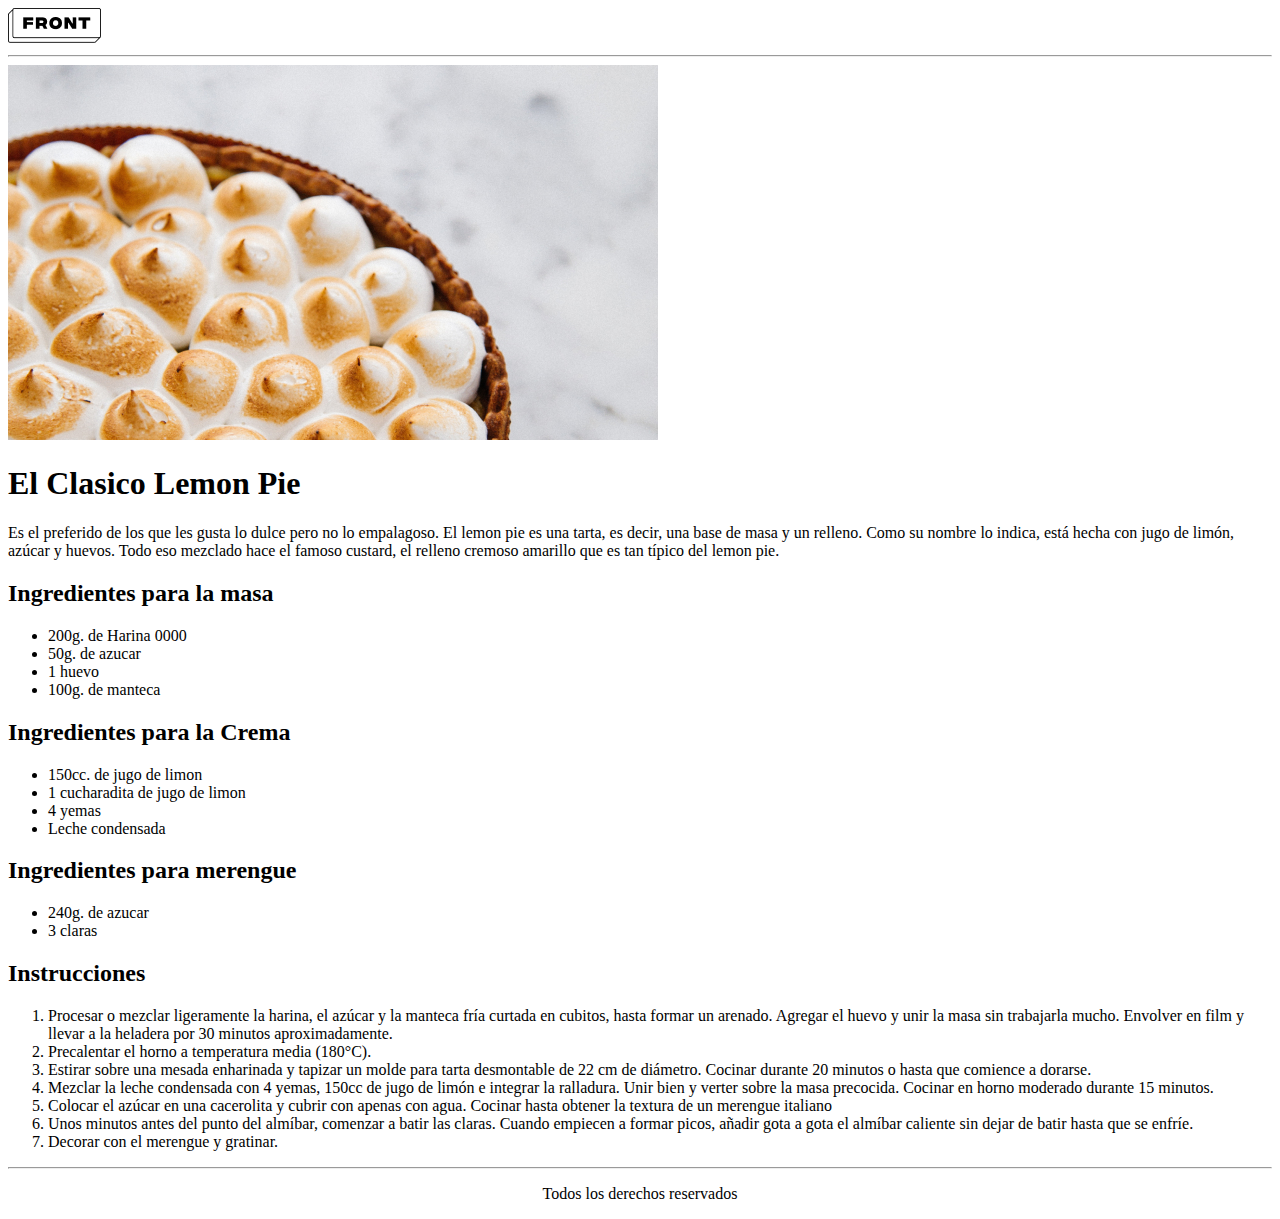
<file: Clase 4/index.html>
<!DOCTYPE html>
<html lang="en">
  <head>
     <meta charset="UTF-8">
     <meta http-equiv="X-UA-Compatible" content="IE=edge">
     <meta name="viewport" content="width=device-width, initial-scale=1.0">
     <title>Clase 4</title>
  </head>
  <body>
    <header>
        <nav>
          <img src = "img/Group.png" alt = "Imagen del logo">
          <hr>
        </nav>
        <img src = "img/lemon.jpg" alt = "Imagen del Lemon pie">
      </header> 
    <main>
      <section>
        <h1>El Clasico Lemon Pie</h1>
        <p>Es el preferido de los que les gusta lo dulce pero no lo empalagoso. El lemon pie es una tarta, es decir, una base de masa y un relleno. Como su nombre lo indica, está hecha con jugo de limón, azúcar y huevos. Todo eso mezclado hace el famoso custard, el relleno cremoso amarillo que es tan típico del lemon pie.</p>
      </section>
      <section>
          <h2>Ingredientes para la masa</h2>
          <ul>
            <li>200g. de Harina 0000</li>
            <li>50g. de azucar</li>
            <li>1 huevo</li>
            <li>100g. de manteca</li>
          </ul>
      </section>
      <section>
          <h2>Ingredientes para la Crema</h2>
          <ul>
            <li>150cc. de jugo de limon</li>
            <li>1 cucharadita de jugo de limon</li>
            <li>4 yemas</li>
            <li>Leche condensada</li>
          </ul>
      </section>
      <section>
          <h2>Ingredientes para merengue</h2>
          <ul>
            <li>240g. de azucar</li>
            <li>3 claras</li>
          </ul>
      </section>
      <section>
          <h2>Instrucciones</h2>
          <ol>
            <li>Procesar o mezclar ligeramente la harina, el azúcar y la manteca fría curtada en cubitos, hasta formar un arenado. Agregar el huevo y unir la masa sin trabajarla mucho. Envolver en film y llevar a la heladera por 30 minutos aproximadamente.</li>
            <li>Precalentar el horno a temperatura media (180°C).</li>
            <li>Estirar sobre una mesada enharinada y tapizar un molde para tarta desmontable de 22 cm de diámetro. Cocinar durante 20 minutos o hasta que comience a dorarse.</li>
            <li>Mezclar la leche condensada con 4 yemas, 150cc de jugo de limón e integrar la ralladura. Unir bien y verter sobre la masa precocida. Cocinar en horno moderado durante 15 minutos.</li>
            <li>Colocar el azúcar en una cacerolita y cubrir con apenas con agua. Cocinar hasta obtener la textura de un merengue italiano</li>
            <li>Unos minutos antes del punto del almíbar, comenzar a batir las claras. Cuando empiecen a formar picos, añadir gota a gota el almíbar caliente sin dejar de batir hasta que se enfríe.</li>
            <li>Decorar con el merengue y gratinar.</li>
          </ol>
      </section>
    </main>
    <footer>
    <hr>
    <p align ="center">Todos los derechos reservados</p>
    </footer>
  </body>
</html>
</file>
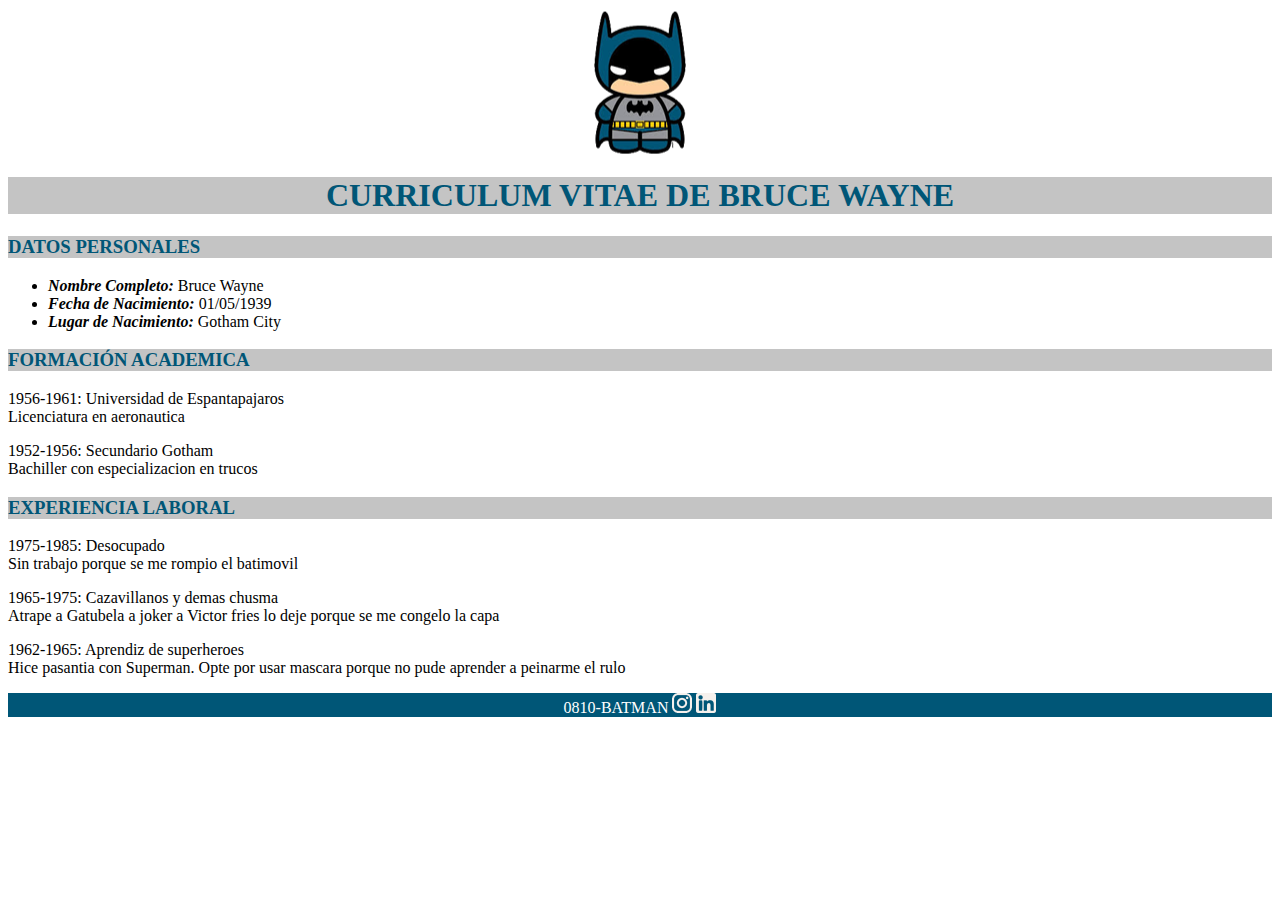
<file: Clase 7/index.html>
<!DOCTYPE html>
<html lang="en">
<head>
    <meta charset="UTF-8">
    <meta http-equiv="X-UA-Compatible" content="IE=edge">
    <meta name="viewport" content="width=device-width, initial-scale=1.0">
    <title>Document</title>
    <link href = "css/style.css" rel = "stylesheet">
</head>
<body>
    <header>
        <img id="Logo" src = "imagenes/logoBatman.png" alt = "Logo Principal">
    </header>
    <main>
        <h1>CURRICULUM VITAE DE BRUCE WAYNE</h1>
        <section>
            <h3>DATOS PERSONALES</h3>
            <ul>
                <li><span>Nombre Completo: </span>Bruce Wayne</li>
                <li><span>Fecha de Nacimiento: </span>01/05/1939</li>
                <li><span>Lugar de Nacimiento: </span>Gotham City</li>
            </ul>
        </section>
        <section>
            <h3>FORMACIÓN ACADEMICA</h3>
            <p>1956-1961: Universidad de Espantapajaros <br> Licenciatura en aeronautica</p>
            <p>1952-1956: Secundario Gotham <br> Bachiller con especializacion en trucos</p>
        </section>
        <section>
            <h3>EXPERIENCIA LABORAL</h3>
            <p>1975-1985: Desocupado <br> Sin trabajo porque se me rompio el batimovil</p>
            <p>1965-1975: Cazavillanos y demas chusma <br> Atrape a Gatubela a joker a Victor fries lo deje porque se me congelo la capa</p>
            <p>1962-1965: Aprendiz de superheroes <br> Hice pasantia con Superman. Opte por usar mascara porque no pude aprender a peinarme el rulo</p>
        </section>
    </main>
    <footer>
        <p id = "Footer">0810-BATMAN <span> <img src = "imagenes/icoInstagram.png" alt = "Icono de Instagram"></span> <span><img src = "imagenes/icoLinkedin.png" alt = "Icono de LinkedIn"></span></p>
    </footer>
    
</body>
</html>
</file>
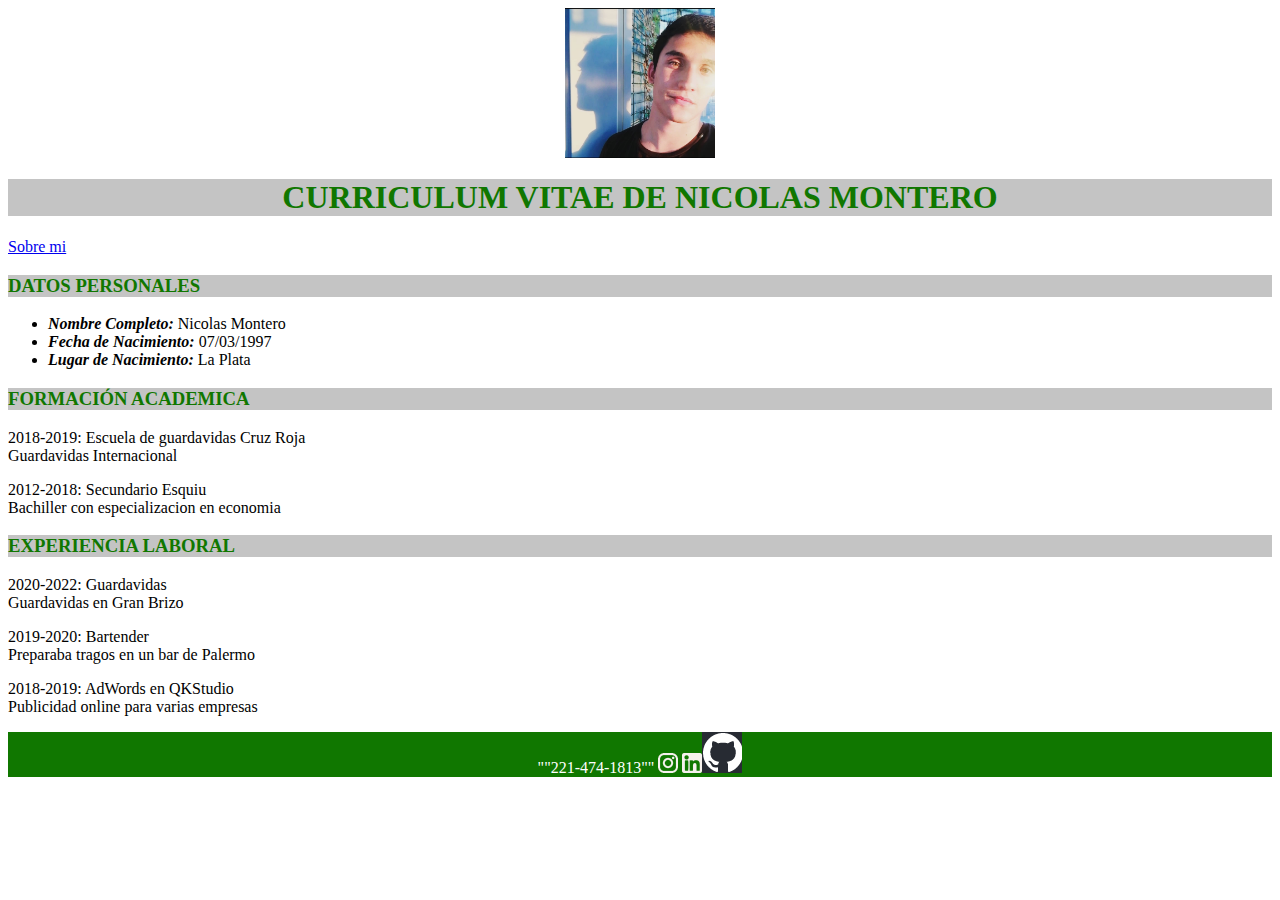
<file: Clase 8/index.html>
<!DOCTYPE html>
<html lang="en">
<head>
    <meta charset="UTF-8">
    <meta http-equiv="X-UA-Compatible" content="IE=edge">
    <meta name="viewport" content="width=device-width, initial-scale=1.0">
    <title>Document</title>
    <link href = "css/style.css" rel = "stylesheet">
</head>
<body>
    <header>
        <img id="Logo" src = "img/fotoPersonal.jpg" alt = "Logo Principal">
    </header>
    <main>
        <h1>CURRICULUM VITAE DE NICOLAS MONTERO</h1>
        <section>
            <a href = "sobreMi.html">Sobre mi</a>
            <h3>DATOS PERSONALES</h3>
            <ul>
                <li><span>Nombre Completo: </span>Nicolas Montero</li>
                <li><span>Fecha de Nacimiento: </span>07/03/1997</li>
                <li><span>Lugar de Nacimiento: </span>La Plata</li>
            </ul>
        </section>
        <section>
            <h3>FORMACIÓN ACADEMICA</h3>
            <p>2018-2019: Escuela de guardavidas Cruz Roja <br> Guardavidas Internacional</p>
            <p>2012-2018: Secundario Esquiu <br> Bachiller con especializacion en economia</p>
        </section>
        <section>
            <h3>EXPERIENCIA LABORAL</h3>
            <p>2020-2022: Guardavidas <br> Guardavidas en Gran Brizo</p>
            <p>2019-2020: Bartender <br> Preparaba tragos en un bar de Palermo</p>
            <p>2018-2019: AdWords en QKStudio <br> Publicidad online para varias empresas</p>
        </section>
    </main>
    <footer>
        <p id = "Footer">""221-474-1813"" <span> <img src = "img/icoInstagram.png" alt = "Icono de Instagram"></span> <span><img src = "img/icoLinkedin.png" alt = "Icono de LinkedIn"></span><span><a href = "https://github.com/nicomonterosabelli"><img src = "img/github.png" alt = "Logo de github"></a></span></p>
    </footer>
    
</body>
</html>
</file>
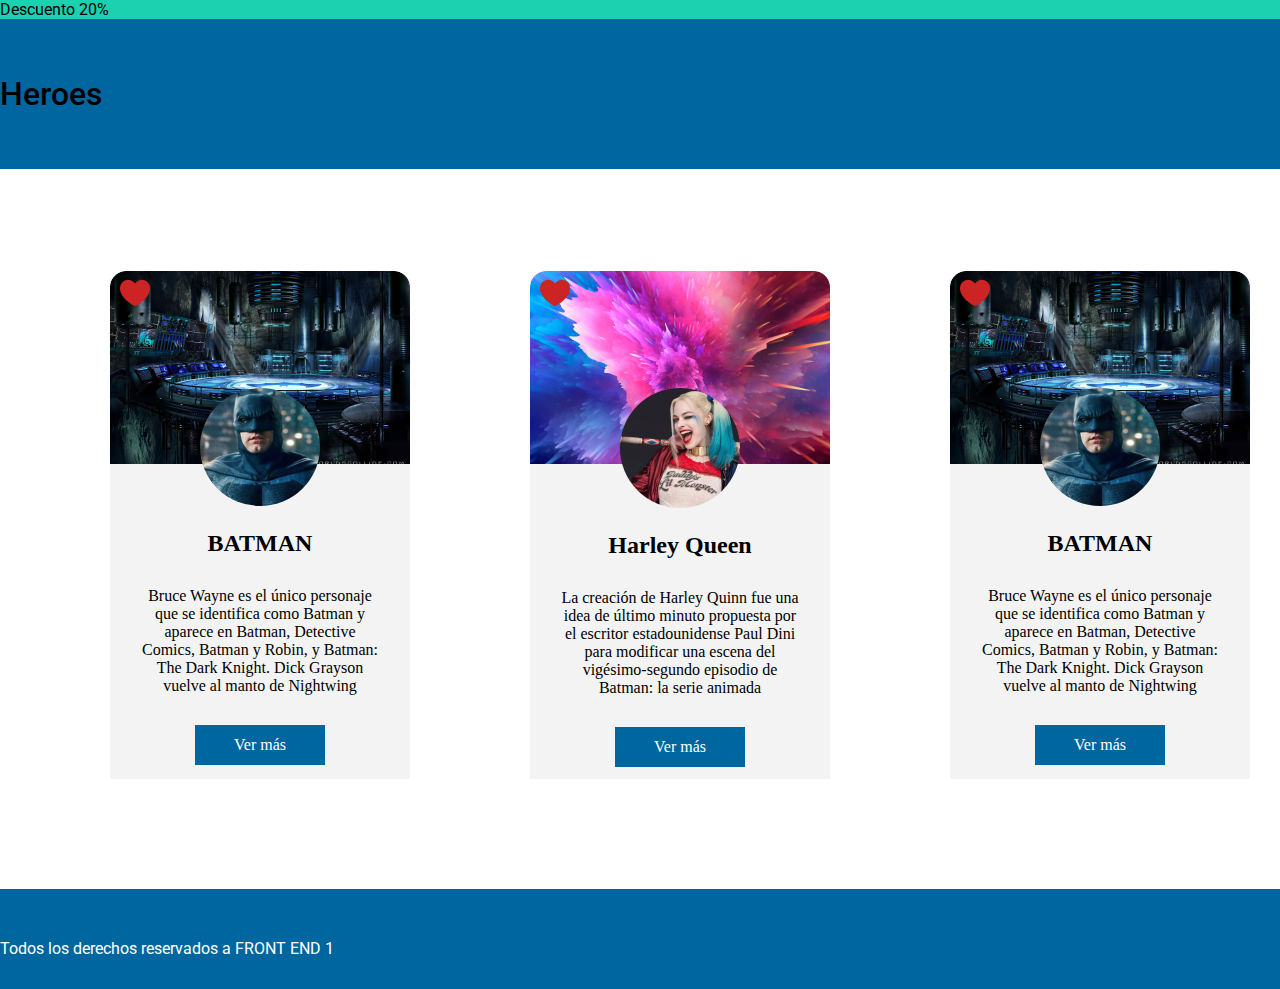
<file: Clase10/index.html>
<!DOCTYPE html>
<html lang="en">
<head>
    <meta charset="UTF-8">
    <meta http-equiv="X-UA-Compatible" content="IE=edge">
    <meta name="viewport" content="width=device-width, initial-scale=1.0">
    <link href = "css/style.css" rel = "stylesheet">
    <link rel="preconnect" href="https://fonts.googleapis.com">
    <link rel="preconnect" href="https://fonts.gstatic.com" crossorigin>
    <link href="https://fonts.googleapis.com/css2?family=Roboto:wght@100;300;500&display=swap" rel="stylesheet">
    <title>Document</title>
</head>
<body>
    <header>
        <p id = "pDelHeader">Descuento 20%</p>
        <h1>Heroes</h1>
    </header>
    <main>
        <section>
            <img class="corazon" src = "img/Vector.png" alt = "Corazoncito">
            <img class="fondo" src = "img/fondoBatman.png" alt = "FondoBatman">
            <img class="perfil" src = "img/fotoBatman.png" alt = "FotoBatman">
            <h2>BATMAN</h2>
            <p>Bruce Wayne es el único personaje que se identifica como Batman y aparece en Batman, Detective Comics, Batman y Robin, y Batman: The Dark Knight. Dick Grayson vuelve al manto de Nightwing</p>
            <p class="vermas">Ver más</p>
        </section>
        <section>
            <img class="corazon" src = "img/Vector.png" alt = "Corazoncito">
            <img class="fondo" src = "img/fondoHarley.png" alt = "FondoHarley">
            <img class="perfil" src = "img/fotoHarley.png" alt = "FotoHarley">
            <h2>Harley Queen</h2>
            <p>La creación de Harley Quinn fue una idea de último minuto propuesta por el escritor estadounidense Paul Dini para modificar una escena del vigésimo-segundo episodio de Batman: la serie animada</p>
            <p class="vermas">Ver más</p>
        </section>
        <section>
            <img class="corazon" src = "img/Vector.png" alt = "Corazoncito">
            <img class="fondo" src = "img/fondoBatman.png" alt = "FondoBatman">
            <img class="perfil" src = "img/fotoBatman.png" alt = "FotoBatman">
            <h2>BATMAN</h2>
            <p>Bruce Wayne es el único personaje que se identifica como Batman y aparece en Batman, Detective Comics, Batman y Robin, y Batman: The Dark Knight. Dick Grayson vuelve al manto de Nightwing</p>
            <p class="vermas">Ver más</p>
        </section>
    </main>
    <footer>
        <p class="pie">Todos los derechos reservados a FRONT END 1</p>
    </footer>
</body>
</html>
</file>
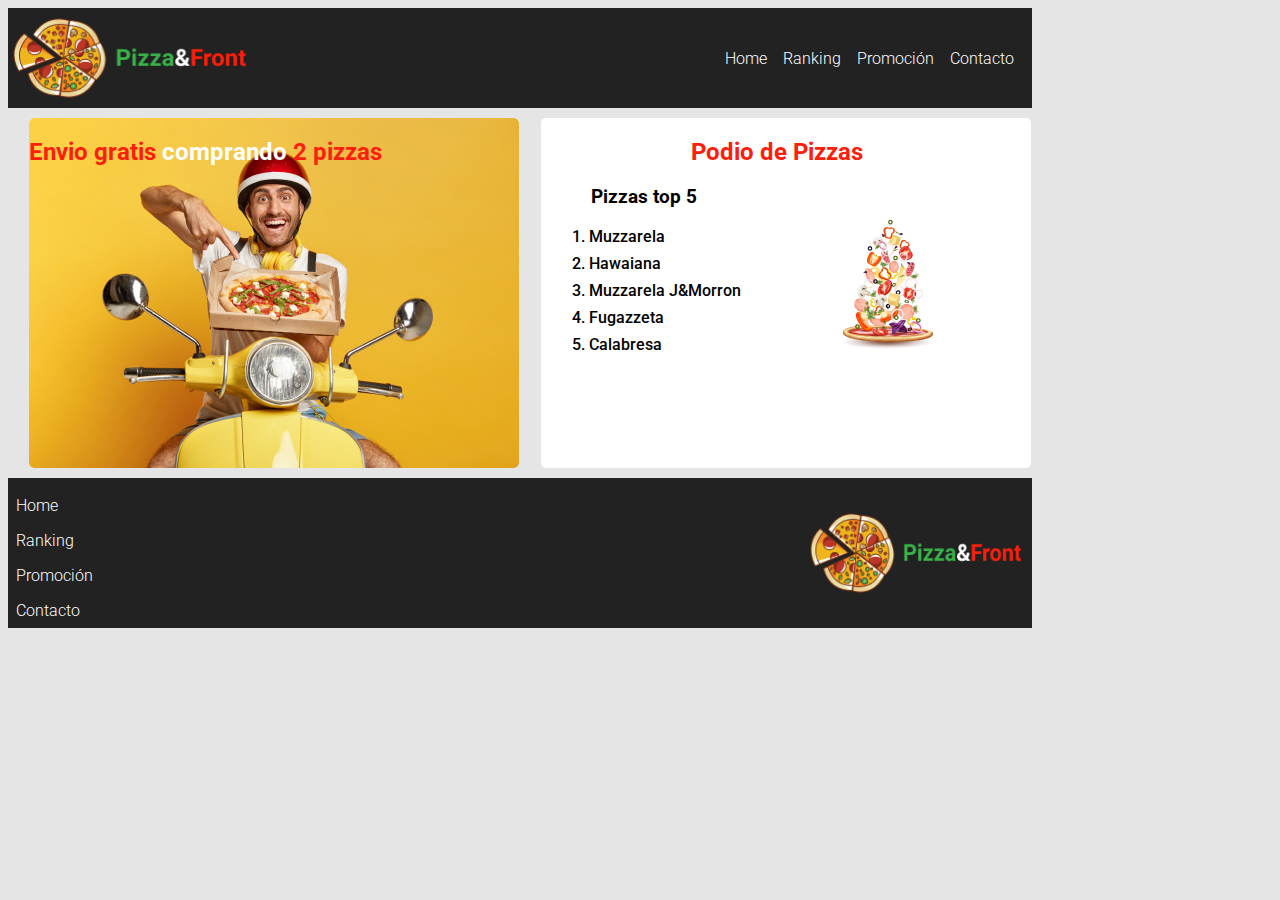
<file: clase11/index.html>
<!DOCTYPE html>
<html lang="en">
<head>
    <meta charset="UTF-8">
    <meta http-equiv="X-UA-Compatible" content="IE=edge">
    <meta name="viewport" content="width=device-width, initial-scale=1.0">
    <title>Document</title>
    <link href = "css/style.css" rel = "stylesheet">
    <link rel="preconnect" href="https://fonts.googleapis.com">
    <link rel="preconnect" href="https://fonts.gstatic.com" crossorigin>
    <link href="https://fonts.googleapis.com/css2?family=Roboto:wght@100;300;500&display=swap" rel="stylesheet">
</head>
<body>
    <header>
        <img id="primerLogo" src = "img/Logo.png" alt="logo">
        <nav id="superiorNav">
          <ul> 
            <li>Home</li>
            <li>Ranking</li>
            <li>Promoción</li>
            <li>Contacto</li>
          </ul> 
        </nav>
    </header>
    <main>
        <section id="primer">
            <h2>Envio gratis <span>comprando </span>2 pizzas</h2>
        </section>
        <section>
            <h2 id="segundoh2">Podio de Pizzas</h2>
            <h3>Pizzas top 5</h3>
            <ol>
                <li>Muzzarela</li>
                <li>Hawaiana</li>
                <li>Muzzarela J&Morron</li>
                <li>Fugazzeta</li>
                <li>Calabresa</li>
            </ol>
            <img id="pizzacayendo" src = "img/PizzaFalling.jpg" alt = "pizza cayendo">
        </section>
    </main>
    <footer>
        <nav>
            <ul id="inferiorNav"> 
                <li>Home</li>
                <li>Ranking</li>
                <li>Promoción</li>
                <li>Contacto</li>
              </ul> 
        </nav>
        <img id="ultimoLogo" src = "img/Logo.png" alt="logo">
    </footer>
</body>
</html>
</file>
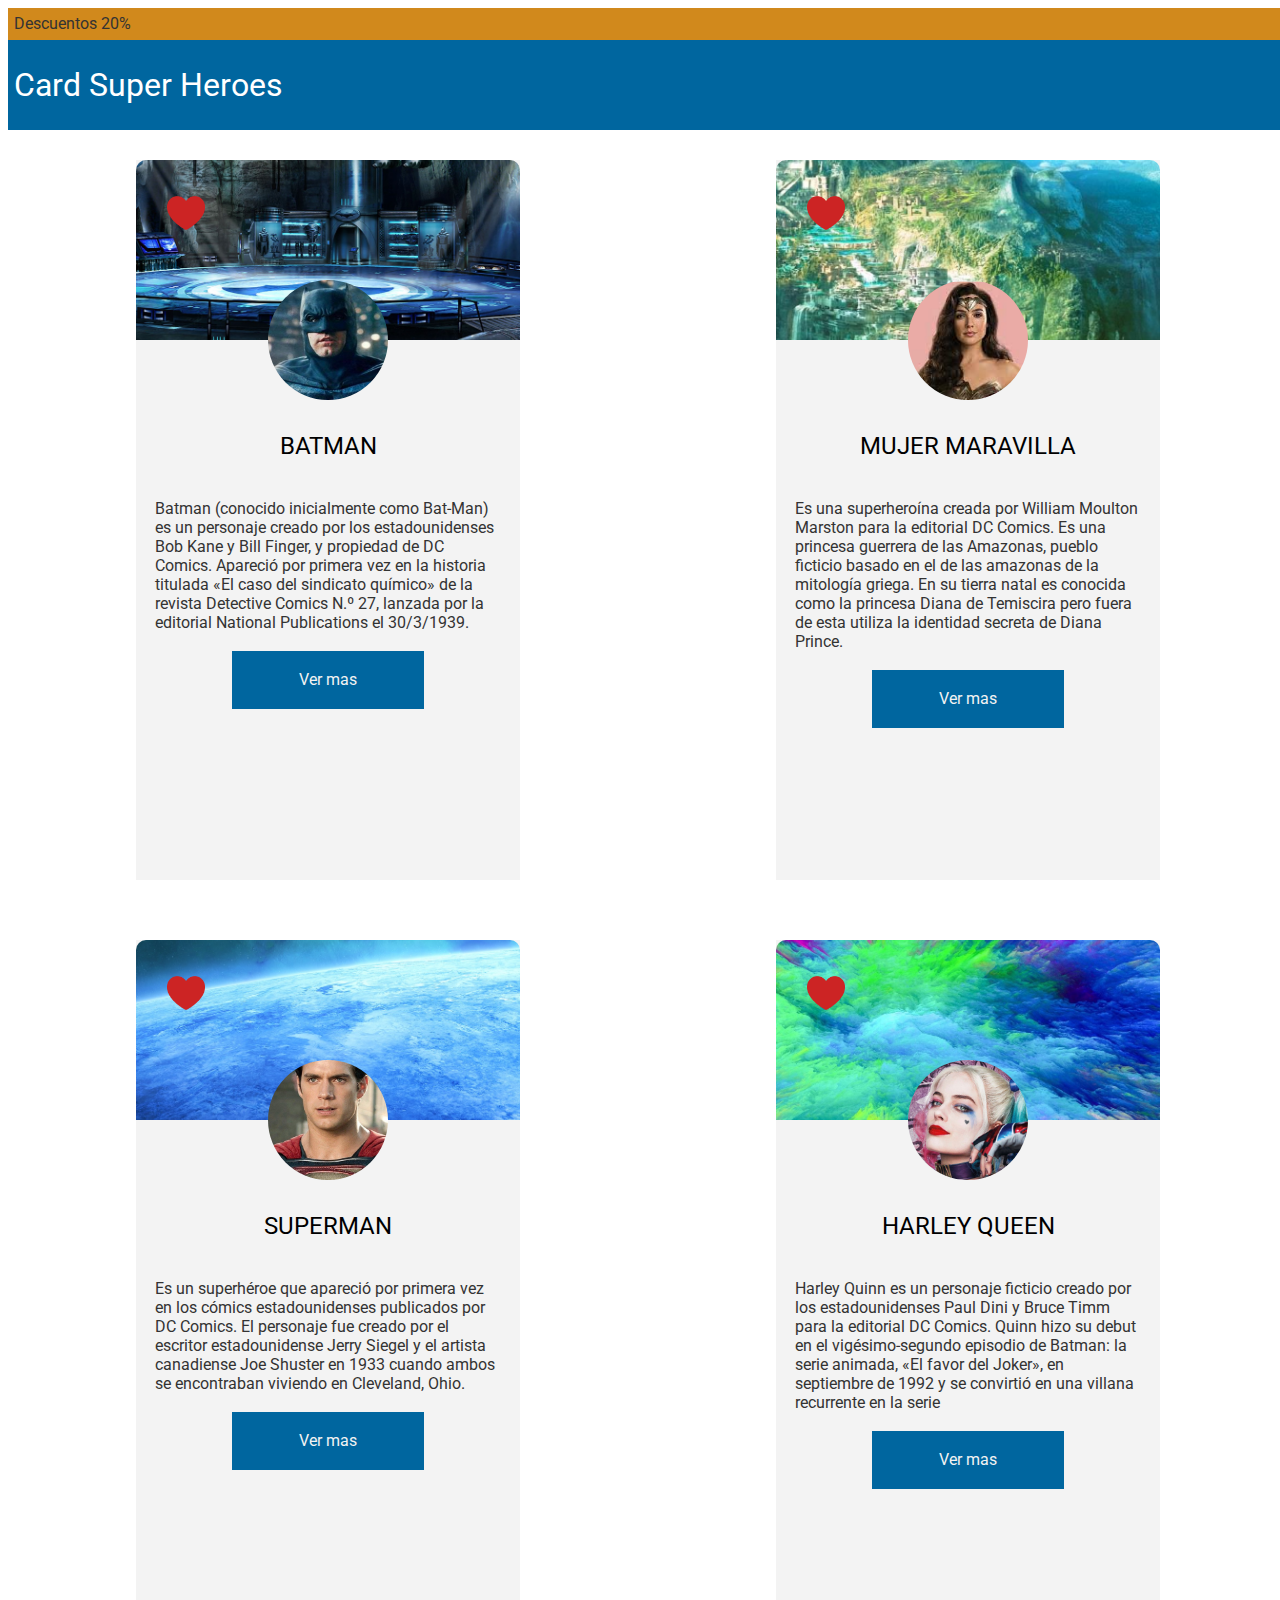
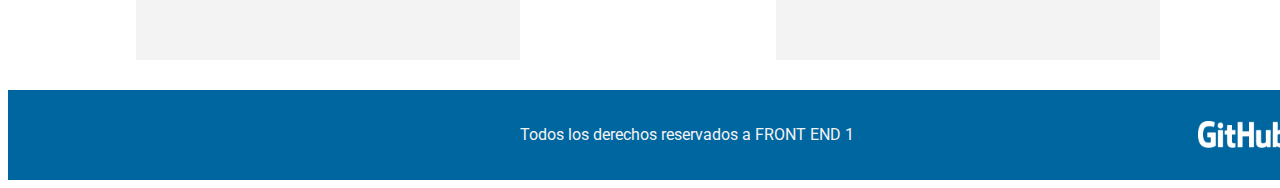
<file: clase14/index.html>
<!DOCTYPE html>
<html lang="en">
<head>
    <meta charset="UTF-8">
    <meta http-equiv="X-UA-Compatible" content="IE=edge">
    <meta name="viewport" content="width=device-width, initial-scale=1.0">
    <link href="css/style.css" rel = "stylesheet">
    <link rel="preconnect" href="https://fonts.googleapis.com">
    <link rel="preconnect" href="https://fonts.gstatic.com" crossorigin>
    <link href="https://fonts.googleapis.com/css2?family=Roboto&display=swap" rel="stylesheet">
    <title>Document</title>
</head>
<body>
    <header>
        <p>Descuentos 20%</p>
        <h1>Card Super Heroes</h1>
    </header>
    <main>
        <article>
        <section>
            <img class="corazon" src = "img/Vector.png" alt="corazon">
            <img class="fondo" src = "img/fondoBatman.png" alt = "fondo batman">
            <img class="foto" src = "img/imagenBatman.png" alt = "foto batman">
            <h2>BATMAN</h2>
            <p>Batman (conocido inicialmente como Bat-Man) es un personaje creado por los estadounidenses Bob Kane y Bill Finger, y propiedad de DC Comics. Apareció por primera vez en la historia titulada «El caso del sindicato químico» de la revista Detective Comics N.º 27, lanzada por la editorial National Publications el 30/3/1939.</p>
            <a>Ver mas</a>
        </section>
        <section>
            <img class="corazon" src = "img/Vector.png" alt="corazon">
            <img class="fondo" src = "img/fondoMujer.png" alt = "fondo mujer">
            <img class="foto" src = "img/imagenMujer.png" alt = "foto mujer">
            <h2>MUJER MARAVILLA</h2>
            <p>Es una superheroína creada por William Moulton Marston para la editorial DC Comics. Es una princesa guerrera de las Amazonas, pueblo ficticio basado en el de las amazonas de la mitología griega. En su tierra natal es conocida como la princesa Diana de Temiscira pero fuera de esta utiliza la identidad secreta de Diana Prince. </p>
            <a>Ver mas</a>
        </section>
        </article>
        <article>
        <section>
            <img class="corazon" src = "img/Vector.png" alt="corazon">
            <img class="fondo" src = "img/fondoSuper.png" alt = "fondo super">
            <img class="foto" src = "img/imagenSuper.png" alt = "foto super">
            <h2>SUPERMAN</h2>
            <p>Es un superhéroe que apareció por primera vez en los cómics estadounidenses publicados por DC Comics. ​El personaje fue creado por el escritor estadounidense Jerry Siegel y el artista canadiense Joe Shuster en 1933 cuando ambos se encontraban viviendo en Cleveland, Ohio.</p>
            <a>Ver mas</a>
        </section>
        <section>
            <img class="corazon" src = "img/Vector.png" alt="corazon">
            <img class="fondo" src = "img/fondoHarley.png" alt = "fondo harley">
            <img class="foto" src = "img/imagenHarley.png" alt = "foto harley">
            <h2>HARLEY QUEEN</h2>
            <p>Harley Quinn es un personaje ficticio creado por los estadounidenses Paul Dini y Bruce Timm para la editorial DC Comics. Quinn hizo su debut en el vigésimo-segundo episodio de Batman: la serie animada, «El favor del Joker», en septiembre de 1992 y se convirtió en una villana recurrente en la serie</p>
            <a>Ver mas</a>
        </section>
        </article>
    </main>
    <footer>
        <p>Todos los derechos reservados a FRONT END 1</p>
        <img src="img/LOGO.png" alt = "logo">
    </footer>
</body>
</html>
</file>
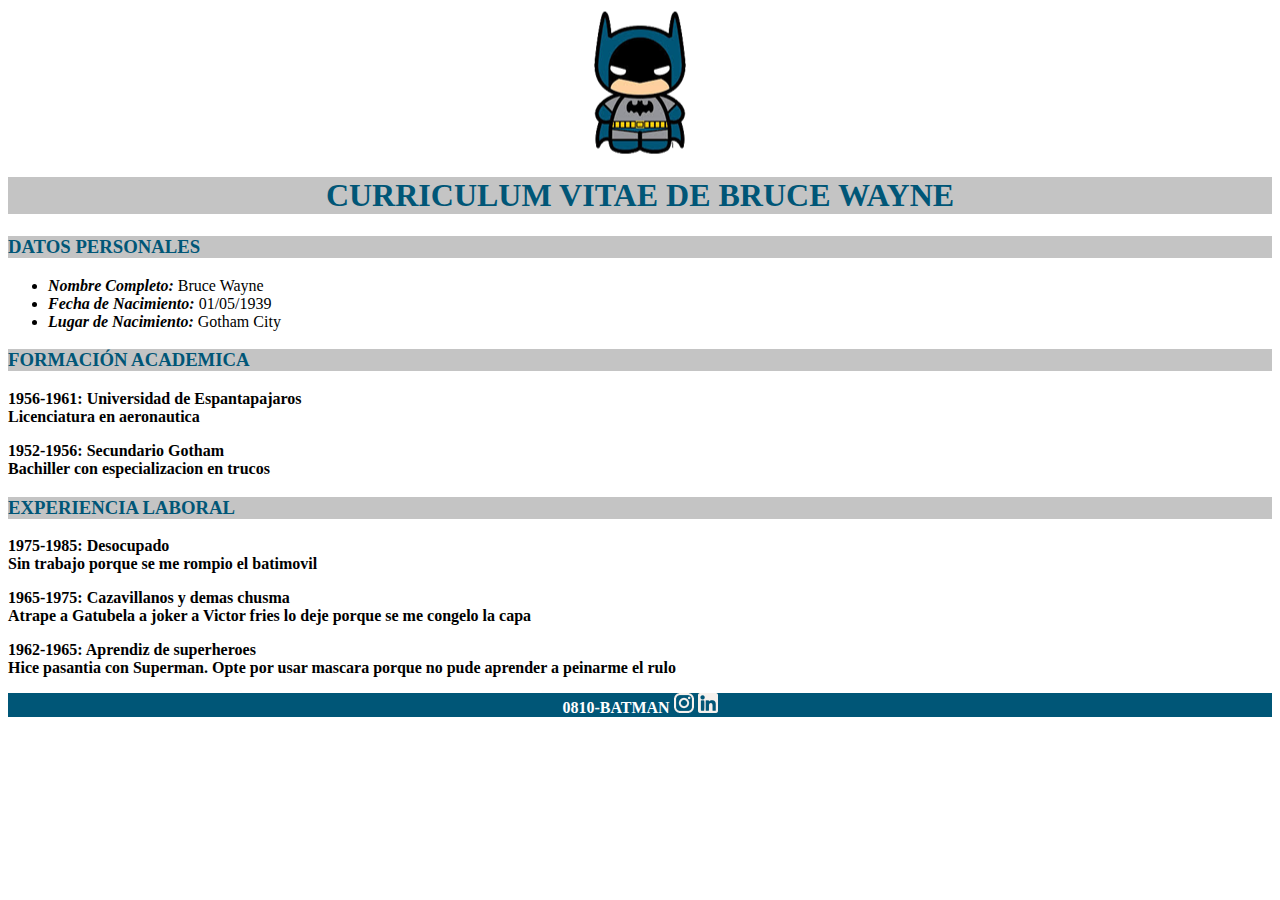
<file: clase7scss/index.html>
<!DOCTYPE html>
<html lang="en">
<head>
    <meta charset="UTF-8">
    <meta http-equiv="X-UA-Compatible" content="IE=edge">
    <meta name="viewport" content="width=device-width, initial-scale=1.0">
    <title>Document</title>
    <link href = "style/style.css" rel = "stylesheet">
</head>
<body>
    <header>
        <img id="Logo" src = "img/logoBatman.png" alt = "Logo Principal">
    </header>
    <main>
        <h1>CURRICULUM VITAE DE BRUCE WAYNE</h1>
        <section>
            <h3>DATOS PERSONALES</h3>
            <ul>
                <li><span>Nombre Completo: </span>Bruce Wayne</li>
                <li><span>Fecha de Nacimiento: </span>01/05/1939</li>
                <li><span>Lugar de Nacimiento: </span>Gotham City</li>
            </ul>
        </section>
        <section>
            <h3>FORMACIÓN ACADEMICA</h3>
            <p>1956-1961: Universidad de Espantapajaros <br> Licenciatura en aeronautica</p>
            <p>1952-1956: Secundario Gotham <br> Bachiller con especializacion en trucos</p>
        </section>
        <section>
            <h3>EXPERIENCIA LABORAL</h3>
            <p>1975-1985: Desocupado <br> Sin trabajo porque se me rompio el batimovil</p>
            <p>1965-1975: Cazavillanos y demas chusma <br> Atrape a Gatubela a joker a Victor fries lo deje porque se me congelo la capa</p>
            <p>1962-1965: Aprendiz de superheroes <br> Hice pasantia con Superman. Opte por usar mascara porque no pude aprender a peinarme el rulo</p>
        </section>
    </main>
    <footer>
        <p id = "Footer">0810-BATMAN <span> <img src = "img/icoInstagram.png" alt = "Icono de Instagram"></span> <span><img src = "img/icoLinkedin.png" alt = "Icono de LinkedIn"></span></p>
    </footer>
    
</body>
</html>
</file>
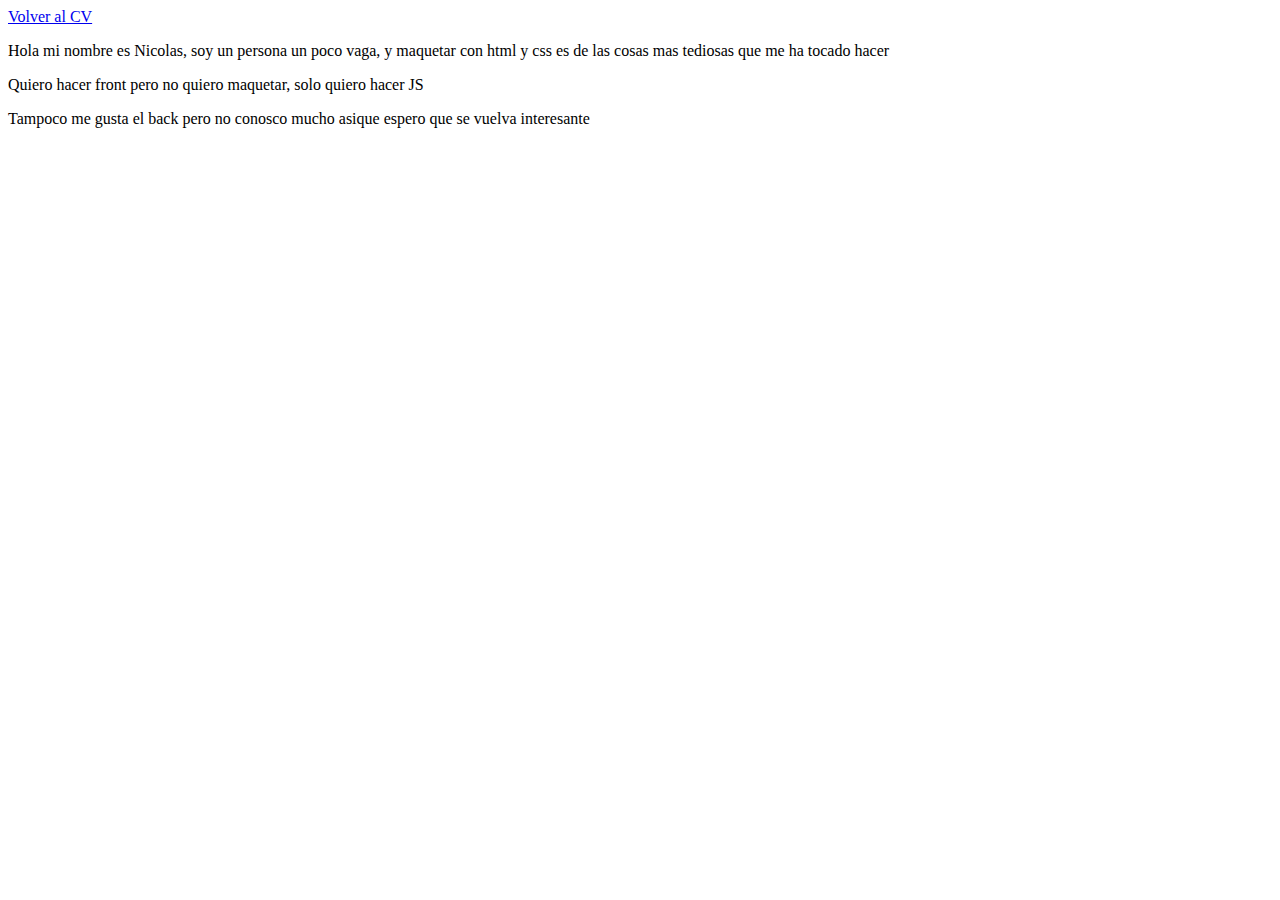
<file: Clase 8/sobreMi.html>
<!DOCTYPE html>
<html lang="en">
<head>
    <meta charset="UTF-8">
    <meta http-equiv="X-UA-Compatible" content="IE=edge">
    <meta name="viewport" content="width=device-width, initial-scale=1.0">
    <title>Document</title>
</head>
<body>
    <a href = "index.html">Volver al CV</a>
    <section>
        <p>Hola mi nombre es Nicolas, soy un persona un poco vaga, y maquetar con html y css es de las cosas mas tediosas que me ha tocado hacer </p>
        <p>Quiero hacer front pero no quiero maquetar, solo quiero hacer JS</p>
        <p>Tampoco me gusta el back pero no conosco mucho asique espero que se vuelva interesante</p>
    </section> 
</body>
</html>
</file>
<file: Clase 7/css/style.css>
h1 {
    color: #005677;
    background-color: #C4C4C4;
    font-family: 'Times New Roman', Times, serif;
    text-align: center;
}
h3 {
    color: #005677;
    background-color: #C4C4C4;
    font-family: 'Times New Roman', Times, serif;
}
span {
    font-style: italic;
    font-weight: bold;
}
#Logo {
    margin: auto;
    display: block;
}
footer {
    background-color: #005677;
}
#Footer {
    color: #FFFFFF;
    text-align: center;
}
</file>
<file: Clase 8/css/style.css>
h1 {
    color: #107700;
    background-color: #C4C4C4;
    font-family: 'Times New Roman', Times, serif;
    text-align: center;
}
h3 {
    color: #107700;
    background-color: #C4C4C4;
    font-family: 'Times New Roman', Times, serif;
}
span {
    font-style: italic;
    font-weight: bold;
}
#Logo {
    margin: auto;
    display: block;
    width: 150px;
    height: 150px;
}
footer {
    background-color: #107700;
}
#Footer {
    color: #FFFFFF;
    text-align: center;
}
header {
    background-image: url("https://i.pinimg.com/236x/53/8e/6f/538e6fd6eaf30aa3c063aec3c825e4a0.jpg");
}
</file>
<file: Clase10/css/style.css>
*{
    margin: 0px;
    box-sizing: border-box;
}
p {
    position: relative;
    text-align: center ;
    margin: 30px;
    bottom: 100px;
}
#pDelHeader {
    position: relative;
    background-color: #1cd1b0;
    font-family: "Roboto";
    margin: 0px;
    text-align: left;
    top: 0px;
}
h1 {
    display: flex;
    background-color: #00669f;
    font-family: "Roboto";
    height: 150px;
    align-items: center;
    font-weight: 500;
}
main {
    display:flex;
    justify-content: space-between;
    margin: 50px;
}
.corazon {
   position: relative;
   z-index: 2;
   bottom: 0px;
   left: 10px;
}
.fondo {
    position: relative;
    z-index: 1;
    border-radius: 16px 16px 0px 0px;
    top: -40px;
}
.perfil {
    position: relative;
    z-index: 3;
    border-radius: 50%;
    right: -90px;
    top: -120px
}
section {
    background-color: #f3f3f3;
    margin: 60px;
    background-size: cover;
    width: 300px;
    height: 500px;
}
h2 {
    position: relative;
    text-align: center;
    bottom: 100px;
}
footer {
    background-color: #00669f;
    margin: 0px;
    padding: 0%;
}
.pie {
    color: white;
    background-color: #00669f;
    font-family: "Roboto";
    margin: 0%;
    text-align: left;
    height: 50px;
    top: 50px;
}
.vermas {
    display: flex;
    position: relative;
    background-color: #00669f;
    width: 130px;
    color: white;
    height: 40px;
    left: 55px;
    align-items: center;
    justify-content: center;
}
</file>
<file: clase11/css/style.css>
*{
    box-sizing: border-box;
}
header{
    display: flex;
    width: 1024px;
    height: 100px;
    justify-content: space-between;
    background-color: #222222;
}
#primerLogo{
    width: 234px;
    height: 80px;
    margin: 5px;
    align-self: center;
}
#superiorNav{
    display: flex;
    justify-content: space-around;
}
ul {
    display: flex;
    justify-content: space-between;
    list-style: none;
    align-items: center;
    color: white;
    margin: 10px;
    font-family: 'Roboto';
    font-weight: 300;
}
ol {
    font-family: 'Roboto';
    font-weight: 500;
}
li {
    margin: 8px
}
body{
    background-color: #e5e5e5;
    width: 1024px;
}
main {
    display: flex;
    width: 1024px;
    justify-content: space-around;
    margin: 10px;
}
section{
    font-style: ;
    width: 490px;
    height: 350px;
    background-color: #ffffff;
    border-radius: 5px;
}
#primer{
    background-image: url(../img/delivery.jpg);
    background-size: cover;
}

footer{
    display: flex;
    Width: 1024px;
    Height: 150px;
    justify-content: space-between;
    background-color: #222222;
}
#inferiorNav{
    position: relative;
    left: -50px;
    display: flex;
    flex-direction: column;
    justify-content: flex-start;
    align-items: flex-start;

}
h2 {
    color: #fc200c;
    font-family: 'Roboto';
    font-weight: 700;
}
span{
    color: white;
}
#segundoh2{
    position: relative;
    left: 150px;
}
h3 {
    position: relative;
    font-family: 'Roboto';
    font-weight: 700;
    left: 50px;
}
#pizzacayendo{
    position: relative;
    left: 300px;
    top: -150px;
}
#ultimoLogo {
    width: 212px;
    height: 80px;
    align-self: center;
    margin: 10px;
}
</file>
<file: clase14/css/style.css>
* {
    box-sizing: border-box;
}
body {
    width: 100vw;
}
header p {
    background-color: #D1891C;
    font-family: 'Roboto';
    font-style: normal;
    font-weight: 400;
    color: #333333;
    margin: 0%;
    padding: 0.5%;
}
article{
    display: flex;
    justify-content: space-around;
    width: 100vw;
}
h1 {
    display: flex;
    background-color: #00669F;
    font-family: 'Roboto';
    font-style: normal;
    font-weight: 400;
    color: #FFFFFF;
    margin: 0%;
    height: 10vh;
    align-items: center;
    padding: 0.5%;
}
section {
    background-color: #F3F3F3;
    margin: 30px;
    display: flex;
    flex-direction: column;
    position: relative;
    height: 80vh;
    align-items: center;   
    width: 30%;
}
h2 {
    position: relative;
    font-family: 'Roboto';
    font-style: normal;
    font-weight: 400;
    color: #000000;
    text-align: center;
    bottom: -10%;
}
section p {
    position: relative;
    bottom: -10%;
    font-family: 'Roboto';
    font-style: normal;
    font-weight: 400;
    color: #333333;
    margin: 5%;
}
a {
    background-color: #00669F;
    font-family: 'Roboto';
    font-style: normal;
    font-weight: 400;
    color: #F3F3F3;
    position: relative;
    display: flex;
    bottom: -10%;
    width: 50%;
    height: 8%;
    align-items: center;
    justify-content: center;
}
footer {
    background-color: #00669F;
    display: flex;
    justify-content: space-between;
    height: 10vh;
    align-items: center;
}
footer p {
    position: relative;
    background-color: #00669F;
    font-family: 'Roboto';
    font-style: normal;
    font-weight: 400;
    color: #F3F3F3;
    right: -40%;
}
.fondo {
    width: 100%;
    height: 180px;
    object-fit: cover;
    border-radius: 10px 10px 0 0;
    margin: 0;
    padding: 0;
}
.foto {
    position: absolute;
    top: 120px;
    align-self: center;
    width: 120px;
    height: 120px;
    border-radius: 100%;
    object-fit: cover;
}
.corazon {
    position: absolute;
    left: 8%;
    top: 5%;
    width: 10%;
}
footer img {
    height: 30%;
    width: 7%;
}
@media (max-width: 442px) {
    .foto{
        width: 80px;
        height: 80px;
    }
    section{
        width: 50%;
        margin: 1vw;
    }
    section p{
        font-size: 0.8rem;
    }
    footer p{
        font-size: 0.5rem;
        right: -30%;
    }
    footer img{
        width: 23%;
    }
}
@media(min-width: 443px) and (max-width: 800px){
    section p{
        font-size: 0.8rem;
    }
    footer img {
        width: 15%;
    }
    section {
        height: 50vh;
    }
}
</file>
<file: clase7scss/style/style.css>
h1 {
  color: #005677;
  background-color: #C4C4C4;
  font-family: 'Times New Roman';
  font-style: normal;
  font-weight: 700;
  text-align: center;
}

h3 {
  color: #005677;
  background-color: #C4C4C4;
  font-family: 'Times New Roman';
  font-style: normal;
  font-weight: 700;
}

p {
  font-family: 'Times New Roman';
  font-style: normal;
  font-weight: 700;
}

span {
  font-style: italic;
  font-weight: bold;
}

#Logo {
  margin: auto;
  display: block;
}

footer {
  background-color: #005677;
}

#Footer {
  color: #FFFFFF;
  text-align: center;
}
/*# sourceMappingURL=style.css.map */
</file>
